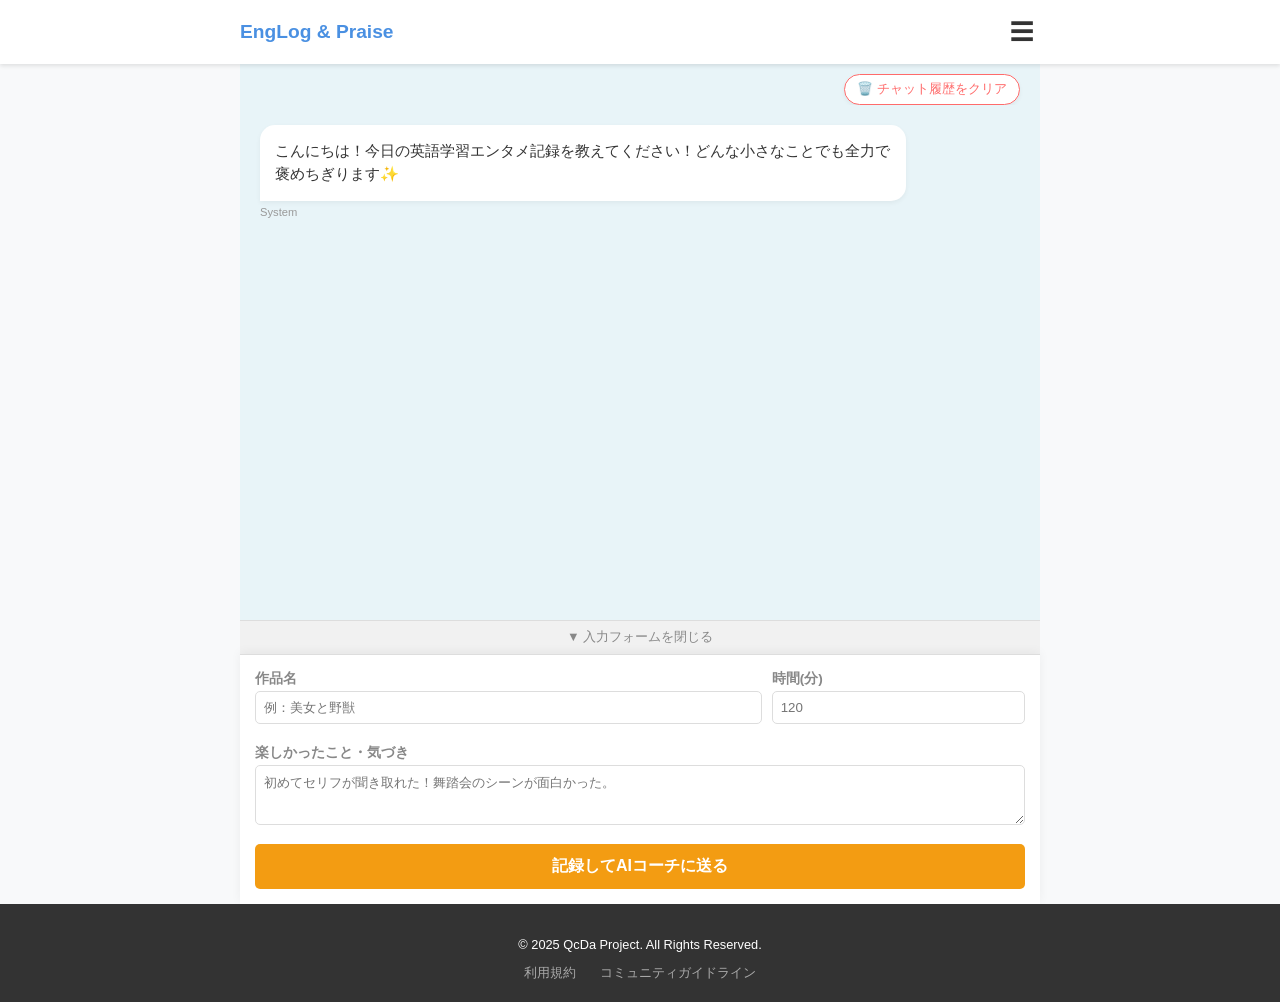
<file: index.html>
<!DOCTYPE html>
<html lang="ja">
<head>
    <meta charset="UTF-8">
    <meta name="viewport" content="width=device-width, initial-scale=1.0, maximum-scale=1.0, user-scalable=no">
    <title>EngLog & Praise - チャット</title>
    <link rel="stylesheet" href="common.css">
</head>
<body style="overflow: hidden;"> <!-- チャットUIのためbodyスクロールをロック -->
    
    <div class="chat-wrapper">
        <!-- ========================================== -->
        <!-- チャットツールバー (追加) -->
        <div class="chat-toolbar">
            <button id="clear-chat-btn" class="clear-btn">🗑️ チャット履歴をクリア</button>
        </div>
        <!-- ========================================== -->

        <!-- タイムラインエリア -->
        <div class="chat-timeline" id="chat-timeline">
            <!-- 初期のAIメッセージ -->
            <div class="chat-message ai">
                <div class="message-content">
                    こんにちは！今日の英語学習エンタメ記録を教えてください！どんな小さなことでも全力で褒めちぎります✨
                </div>
                <div class="message-time">System</div>
            </div>
            
            <!-- ローディングアニメーション (非表示) -->
            <div class="typing-indicator" id="typing-indicator">
                <span></span><span></span><span></span>
            </div>
        </div>

        <!-- フォーム開閉トグルボタン -->
        <div class="form-toggle-bar" id="form-toggle-btn">
            ▼ 入力フォームを閉じる
        </div>

        <!-- 入力フォームエリア -->
        <div class="chat-input-area" id="chat-input-area">
            <form id="log-form">
                <div style="display: flex; gap: 10px;">
                    <div class="form-group" style="flex: 2;">
                        <label for="movieTitle">作品名</label>
                        <input type="text" id="movieTitle" required placeholder="例：美女と野獣">
                    </div>
                    <div class="form-group" style="flex: 1;">
                        <label for="watchTime">時間(分)</label>
                        <input type="number" id="watchTime" required placeholder="120">
                    </div>
                </div>
                <div class="form-group">
                    <label for="watchDate" style="display: none;">視聴日</label>
                    <input type="date" id="watchDate" required style="display: none;"> <!-- 裏で今日の日付を保持 -->
                </div>
                <div class="form-group">
                    <label for="impression">楽しかったこと・気づき</label>
                    <textarea id="impression" required placeholder="初めてセリフが聞き取れた！舞踏会のシーンが面白かった。"></textarea>
                </div>
                <button type="submit" class="submit-btn" id="submit-btn">記録してAIコーチに送る</button>
            </form>
        </div>
    </div>

    <script src="common.js"></script>
    <script src="app.js"></script>
</body>
</html>
</file>
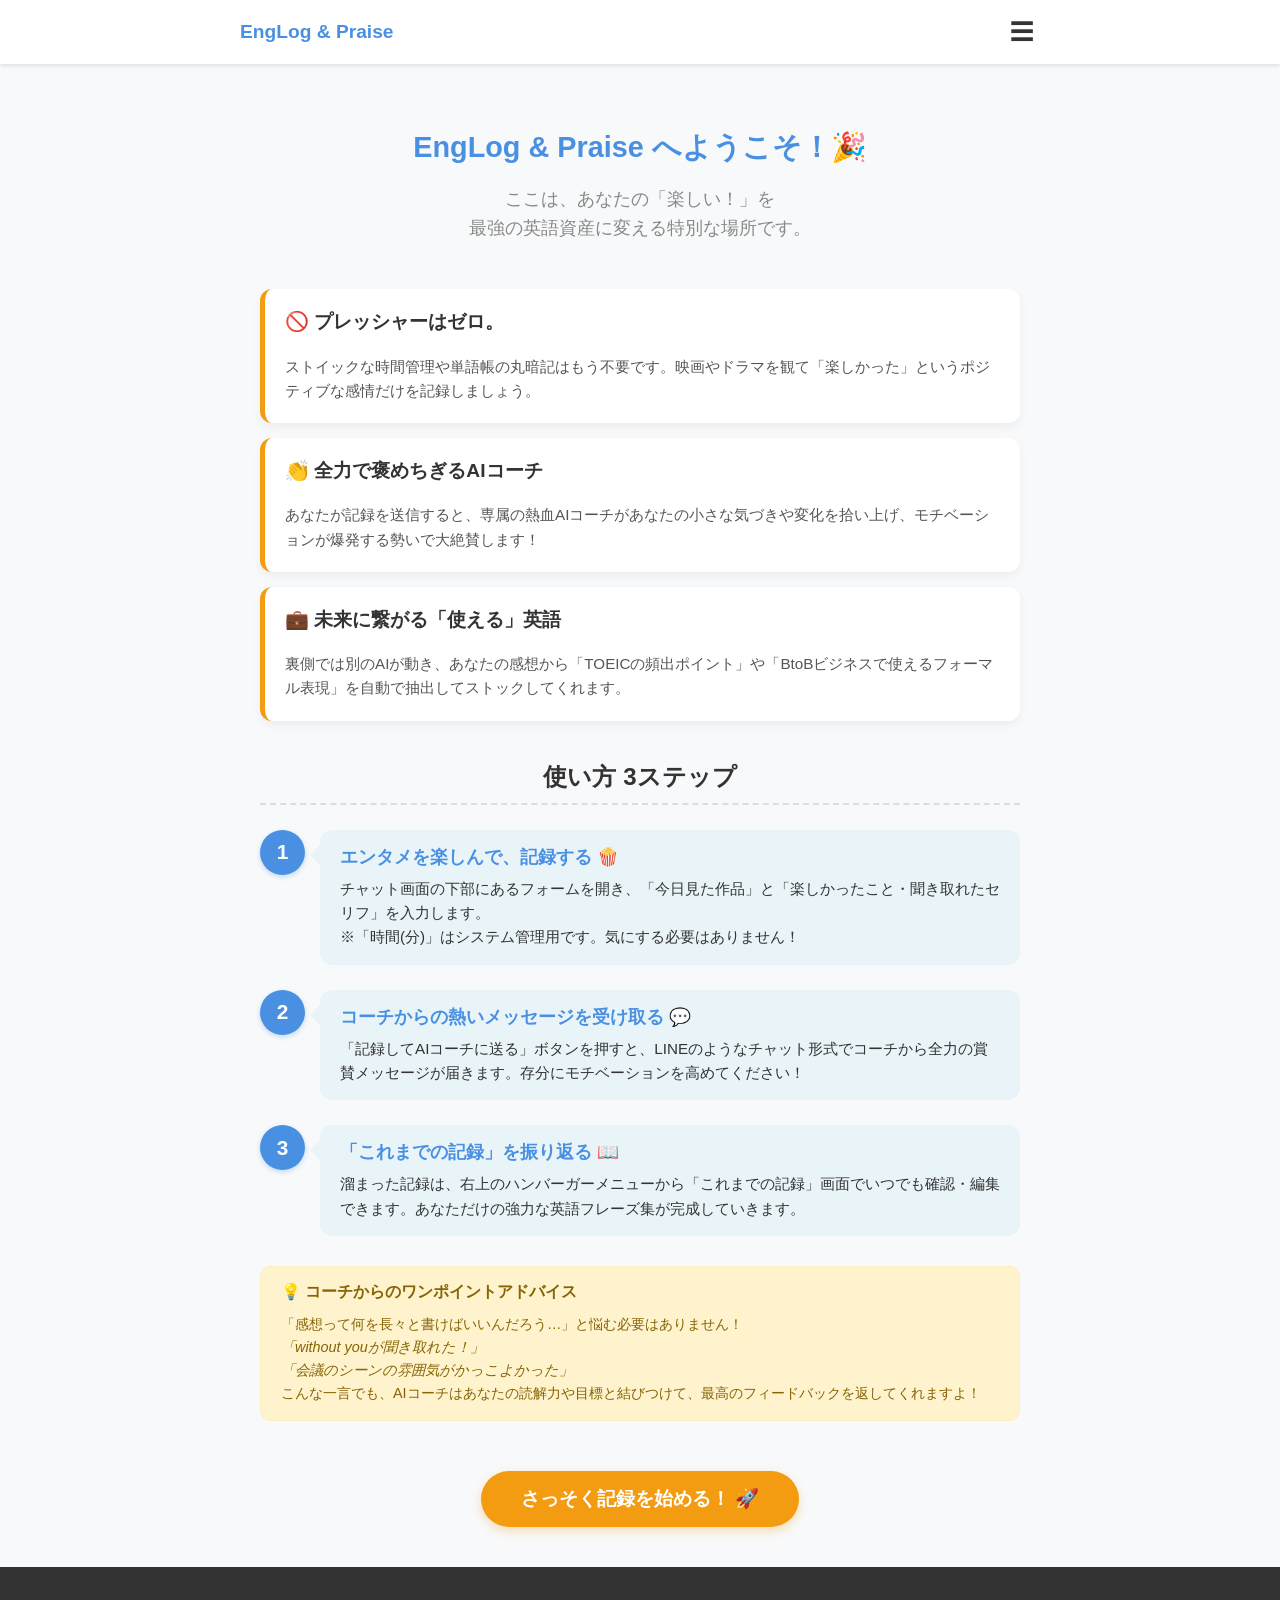
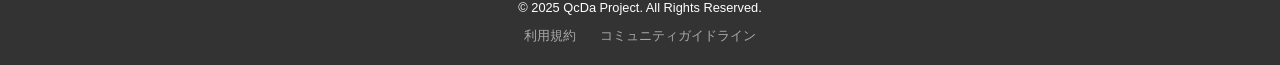
<file: guide.html>
<!DOCTYPE html>
<html lang="ja">
<head>
    <meta charset="UTF-8">
    <meta name="viewport" content="width=device-width, initial-scale=1.0">
    <title>使い方ガイド - EngLog & Praise</title>
    <link rel="stylesheet" href="common.css">
    <style>
        /* ガイドページ専用の装飾スタイル */
        .guide-hero {
            text-align: center;
            padding: 20px 0 30px;
        }
        .guide-hero h2 {
            color: var(--primary-color);
            font-size: 1.8rem;
            margin-bottom: 10px;
        }
        .guide-hero p {
            font-size: 1.1rem;
            color: var(--text-light);
            line-height: 1.6;
        }
        
        /* 特徴カード */
        .features {
            display: grid;
            gap: 15px;
            margin-bottom: 40px;
        }
        .feature-card {
            background: #fff;
            border-radius: 12px;
            padding: 20px;
            box-shadow: 0 4px 10px rgba(0,0,0,0.05);
            border-left: 5px solid var(--accent-color);
        }
        .feature-card h3 {
            margin-top: 0;
            color: var(--text-color);
            display: flex;
            align-items: center;
            gap: 10px;
            font-size: 1.2rem;
        }
        .feature-card p {
            margin: 0;
            line-height: 1.6;
            font-size: 0.95rem;
            color: #555;
        }

        /* ステップ解説 */
        .section-title {
            text-align: center;
            font-size: 1.5rem;
            color: var(--text-color);
            margin-bottom: 25px;
            border-bottom: 2px dashed var(--border-color);
            padding-bottom: 10px;
        }
        .step-container { margin: 20px 0; }
        .step-item {
            display: flex;
            margin-bottom: 25px;
            align-items: flex-start;
            gap: 15px;
        }
        .step-number {
            background: var(--primary-color);
            color: white;
            width: 45px;
            height: 45px;
            border-radius: 50%;
            display: flex;
            justify-content: center;
            align-items: center;
            font-weight: bold;
            font-size: 1.3rem;
            flex-shrink: 0;
            box-shadow: 0 2px 5px rgba(74, 144, 226, 0.3);
        }
        .step-content {
            background: var(--chat-bg);
            padding: 15px 20px;
            border-radius: 12px;
            flex-grow: 1;
            position: relative;
        }
        .step-content::before {
            content: "";
            position: absolute;
            top: 15px;
            left: -10px;
            border-width: 10px 10px 10px 0;
            border-style: solid;
            border-color: transparent var(--chat-bg) transparent transparent;
        }
        .step-content h4 {
            margin: 0 0 8px 0;
            color: var(--primary-color);
            font-size: 1.1rem;
        }
        .step-content p {
            margin: 0;
            line-height: 1.6;
            font-size: 0.95rem;
        }

        /* Tipsボックス */
        .tips-box {
            background: #fff3cd;
            border: 1px solid #ffeeba;
            border-radius: 10px;
            padding: 15px 20px;
            margin-top: 30px;
        }
        .tips-box h4 {
            margin: 0 0 10px 0;
            color: #856404;
            display: flex;
            align-items: center;
            gap: 8px;
        }
        .tips-box p {
            margin: 0;
            color: #856404;
            font-size: 0.9rem;
            line-height: 1.6;
        }

        /* コールトゥアクション */
        .cta-container {
            text-align: center;
            margin: 50px 0 20px;
        }
        .cta-btn {
            display: inline-block;
            background: var(--accent-color);
            color: white;
            text-decoration: none;
            padding: 15px 40px;
            border-radius: 30px;
            font-weight: bold;
            font-size: 1.2rem;
            transition: transform 0.2s, box-shadow 0.2s;
            box-shadow: 0 4px 10px rgba(243, 156, 18, 0.3);
        }
        .cta-btn:hover {
            transform: translateY(-2px);
            box-shadow: 0 6px 15px rgba(243, 156, 18, 0.4);
            color: white;
        }
    </style>
</head>
<body>
    <main class="general-main">
        
        <div class="guide-hero">
            <h2>EngLog & Praise へようこそ！🎉</h2>
            <p>ここは、あなたの「楽しい！」を<br>最強の英語資産に変える特別な場所です。</p>
        </div>

        <div class="features">
            <div class="feature-card">
                <h3>🚫 プレッシャーはゼロ。</h3>
                <p>ストイックな時間管理や単語帳の丸暗記はもう不要です。映画やドラマを観て「楽しかった」というポジティブな感情だけを記録しましょう。</p>
            </div>
            <div class="feature-card">
                <h3>👏 全力で褒めちぎるAIコーチ</h3>
                <p>あなたが記録を送信すると、専属の熱血AIコーチがあなたの小さな気づきや変化を拾い上げ、モチベーションが爆発する勢いで大絶賛します！</p>
            </div>
            <div class="feature-card">
                <h3>💼 未来に繋がる「使える」英語</h3>
                <p>裏側では別のAIが動き、あなたの感想から「TOEICの頻出ポイント」や「BtoBビジネスで使えるフォーマル表現」を自動で抽出してストックしてくれます。</p>
            </div>
        </div>

        <h3 class="section-title">使い方 3ステップ</h3>
        <div class="step-container">
            <div class="step-item">
                <div class="step-number">1</div>
                <div class="step-content">
                    <h4>エンタメを楽しんで、記録する 🍿</h4>
                    <p>チャット画面の下部にあるフォームを開き、「今日見た作品」と「楽しかったこと・聞き取れたセリフ」を入力します。<br>※「時間(分)」はシステム管理用です。気にする必要はありません！</p>
                </div>
            </div>
            <div class="step-item">
                <div class="step-number">2</div>
                <div class="step-content">
                    <h4>コーチからの熱いメッセージを受け取る 💬</h4>
                    <p>「記録してAIコーチに送る」ボタンを押すと、LINEのようなチャット形式でコーチから全力の賞賛メッセージが届きます。存分にモチベーションを高めてください！</p>
                </div>
            </div>
            <div class="step-item">
                <div class="step-number">3</div>
                <div class="step-content">
                    <h4>「これまでの記録」を振り返る 📖</h4>
                    <p>溜まった記録は、右上のハンバーガーメニューから「これまでの記録」画面でいつでも確認・編集できます。あなただけの強力な英語フレーズ集が完成していきます。</p>
                </div>
            </div>
        </div>

        <div class="tips-box">
            <h4>💡 コーチからのワンポイントアドバイス</h4>
            <p>「感想って何を長々と書けばいいんだろう…」と悩む必要はありません！<br>
            <i>「without youが聞き取れた！」</i><br>
            <i>「会議のシーンの雰囲気がかっこよかった」</i><br>
            こんな一言でも、AIコーチはあなたの読解力や目標と結びつけて、最高のフィードバックを返してくれますよ！</p>
        </div>

        <div class="cta-container">
            <a href="index.html" class="cta-btn">さっそく記録を始める！ 🚀</a>
        </div>

    </main>
    <script src="common.js"></script>
</body>
</html>
</file>
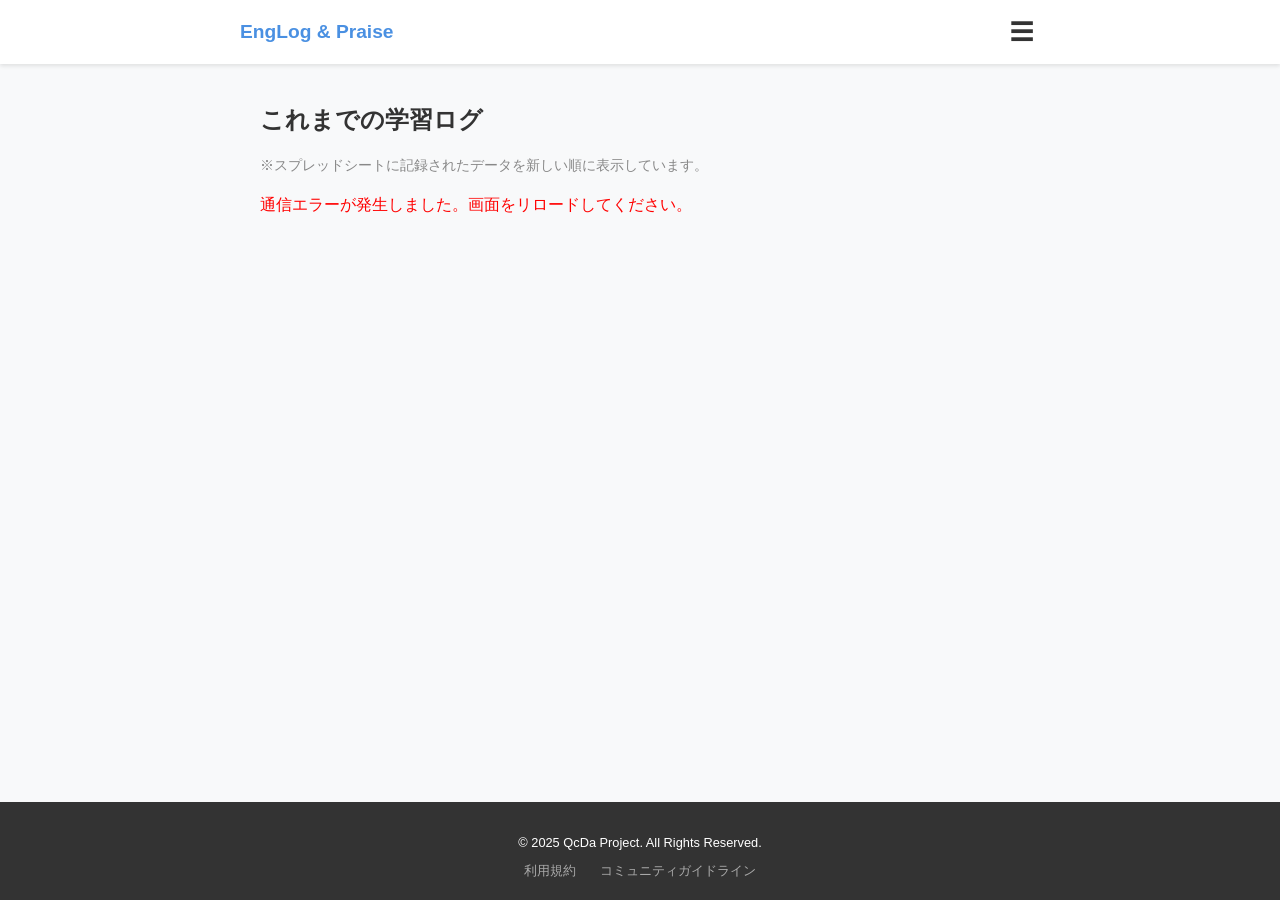
<file: history.html>
<!DOCTYPE html>
<html lang="ja">
<head>
    <meta charset="UTF-8">
    <meta name="viewport" content="width=device-width, initial-scale=1.0">
    <title>これまでの記録 - EngLog & Praise</title>
    <link rel="stylesheet" href="common.css">
    <style>
        .loading-text { text-align: center; color: var(--primary-color); font-weight: bold; margin-top: 30px; }
    </style>
</head>
<body>
    <main class="general-main">
        <h2>これまでの学習ログ</h2>
        <p style="font-size: 0.9rem; color: var(--text-light); margin-bottom: 20px;">※スプレッドシートに記録されたデータを新しい順に表示しています。</p>
        
        <div id="history-container">
            <div class="loading-text">データを読み込んでいます...</div>
        </div>
    </main>

    <script src="common.js"></script>
    <script src="history.js"></script>
</body>
</html>
</file>
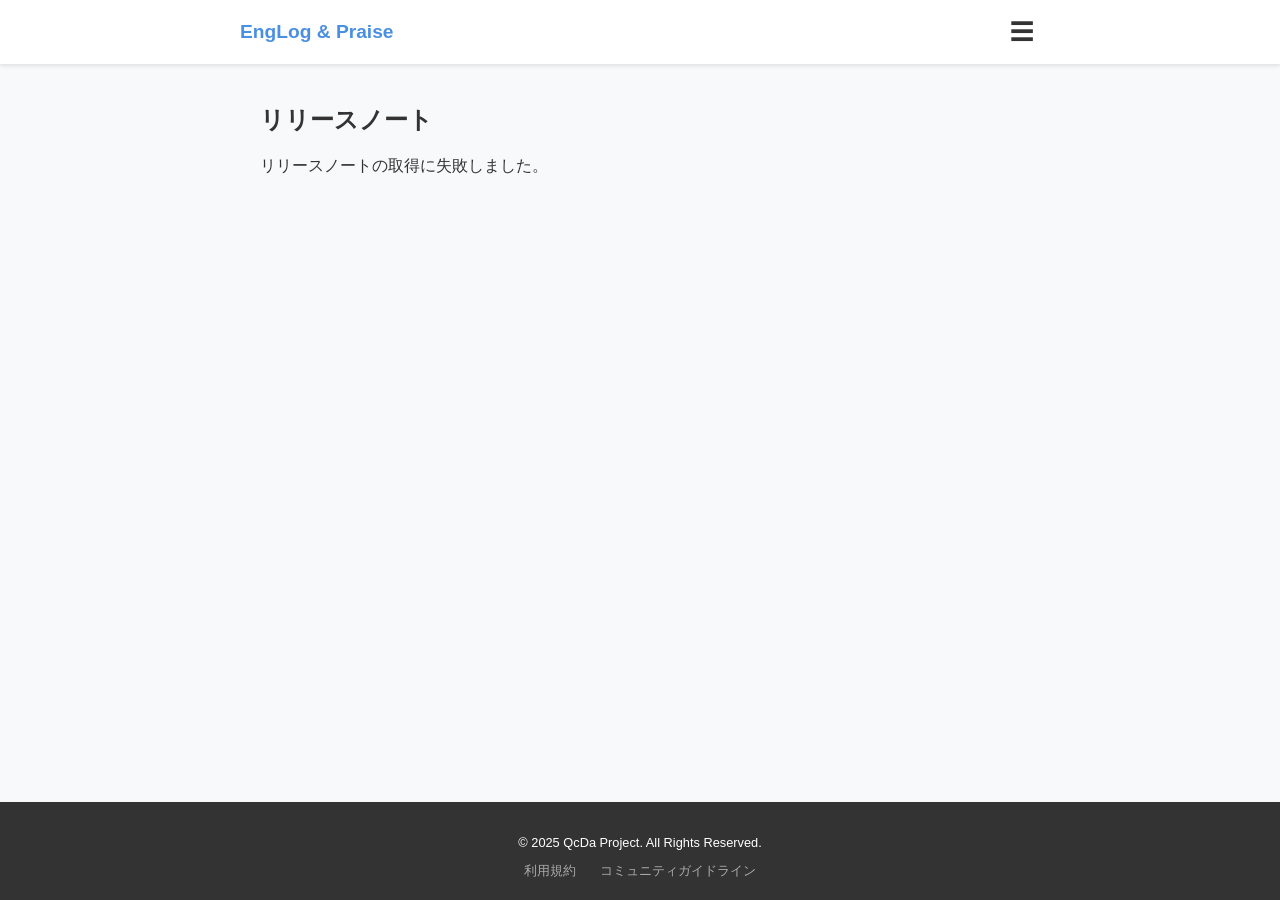
<file: release-notes.html>
<!DOCTYPE html>
<html lang="ja">
<head>
    <meta charset="UTF-8">
    <meta name="viewport" content="width=device-width, initial-scale=1.0">
    <title>リリースノート</title>
    <link rel="stylesheet" href="common.css">
    <style>
        .release-item { border-bottom: 1px solid var(--border-color); padding-bottom: 15px; margin-bottom: 15px; }
        .release-tag { display: inline-block; background-color: var(--primary-color); color: white; padding: 3px 8px; border-radius: 3px; font-size: 0.8rem; margin-right: 10px; }
        .release-date { color: var(--text-light); font-size: 0.9rem; }
    </style>
</head>
<body>
    <main class="general-main">
        <h2>リリースノート</h2>
        <div id="releases-container">読み込み中...</div>
    </main>

    <script src="common.js"></script>
    <script>
        // ==================================================
        // ↓↓ ご自身のリポジトリ情報に書き換えてください ↓↓
        // ==================================================
        const repoOwner = "qcda-dev";
        const repoName = "englog-praise";
        
        fetch(`https://api.github.com/repos/${repoOwner}/${repoName}/releases`)
            .then(res => res.json())
            .then(data => {
                const container = document.getElementById('releases-container');
                container.innerHTML = '';
                if(data.length === 0) {
                    container.innerHTML = '<p>リリースノートはまだありません。</p>';
                    return;
                }
                data.forEach(release => {
                    const date = new Date(release.published_at).toLocaleDateString('ja-JP');
                    const bodyHtml = release.body ? release.body.replace(/\n/g, '<br>') : '更新内容の記載はありません。';
                    container.innerHTML += `
                        <div class="release-item">
                            <h3><span class="release-tag">${release.tag_name}</span>${release.name}</h3>
                            <p class="release-date">公開日: ${date}</p>
                            <p>${bodyHtml}</p>
                        </div>
                    `;
                });
            })
            .catch(err => {
                document.getElementById('releases-container').innerHTML = '<p>リリースノートの取得に失敗しました。</p>';
            });
    </script>
</body>
</html>
</file>
<file: common.css>
@charset "UTF-8";

/* ベーススタイル */
:root {
    --primary-color: #4A90E2;
    --accent-color: #F39C12;
    --bg-color: #F8F9FA;
    --text-color: #333333;
    --text-light: #888888;
    --border-color: #DDDDDD;
    --chat-bg: #E8F4F8;
}

body {
    font-family: 'Helvetica Neue', Arial, 'Hiragino Kaku Gothic ProN', 'Hiragino Sans', Meiryo, sans-serif;
    margin: 0;
    padding: 0;
    background-color: var(--bg-color);
    color: var(--text-color);
    display: flex;
    flex-direction: column;
    min-height: 100vh;
}

/* ヘッダー */
header {
    background-color: #FFFFFF;
    box-shadow: 0 2px 4px rgba(0,0,0,0.1);
    position: sticky;
    top: 0;
    z-index: 100;
}
.header-inner {
    display: flex; justify-content: space-between; align-items: center;
    padding: 15px 20px; max-width: 800px; margin: 0 auto;
}
.app-title { margin: 0; font-size: 1.2rem; color: var(--primary-color); cursor: pointer; }
.hamburger-btn { background: none; border: none; font-size: 1.5rem; cursor: pointer; color: var(--text-color); }

/* スライドメニュー */
.slide-menu {
    position: fixed; top: 0; right: -100%; width: 280px; height: 100vh;
    background-color: #FFFFFF; box-shadow: -2px 0 5px rgba(0,0,0,0.1);
    transition: right 0.3s ease; z-index: 1000; padding: 20px;
    box-sizing: border-box; display: flex; flex-direction: column;
}
.slide-menu.open { right: 0; }
.close-btn { align-self: flex-end; background: none; border: none; font-size: 2rem; cursor: pointer; margin-bottom: 20px; }
.slide-menu ul { list-style: none; padding: 0; margin: 0; }
.slide-menu li { margin-bottom: 15px; }
.slide-menu a { text-decoration: none; color: var(--text-color); font-weight: bold; display: block; }
.menu-divider { border: 0; border-top: 1px solid var(--border-color); margin: 15px 0; }
.spacer { height: 1em; }
.sub-links { padding-left: 1.5em; margin-top: 10px; }
.sub-links a { font-weight: normal; font-size: 0.9rem; color: var(--text-light); margin-bottom: 8px; }
.version-text { margin-top: auto; text-align: right; font-size: 0.8rem; color: #CCCCCC; }

.chat-toolbar {
    padding: 10px 20px 0;
    background-color: var(--chat-bg);
    display: flex;
    justify-content: flex-end;
}
.clear-btn {
    background: #ffffff;
    border: 1px solid #ff6b6b;
    color: #ff6b6b;
    padding: 6px 12px;
    border-radius: 20px;
    font-size: 0.8rem;
    cursor: pointer;
    transition: all 0.2s ease;
    box-shadow: 0 2px 4px rgba(0,0,0,0.05);
}
.clear-btn:hover {
    background: #ff6b6b;
    color: #ffffff;
}

/* =========================================
   チャットUI (index.html用)
========================================= */
.chat-wrapper {
    display: flex; flex-direction: column; height: calc(100vh - 60px); max-width: 800px; margin: 0 auto; width: 100%;
}
.chat-timeline {
    flex: 1; overflow-y: auto; padding: 20px; background-color: var(--chat-bg);
    display: flex; flex-direction: column; gap: 20px;
}
.chat-message { display: flex; flex-direction: column; max-width: 85%; }
.chat-message.ai { align-self: flex-start; }
.chat-message.user { align-self: flex-end; }
.message-content {
    padding: 15px; border-radius: 15px; line-height: 1.5; font-size: 0.95rem; box-shadow: 0 2px 5px rgba(0,0,0,0.05);
}
.chat-message.ai .message-content { background-color: #FFFFFF; color: var(--text-color); border-bottom-left-radius: 0; }
.chat-message.user .message-content { background-color: var(--primary-color); color: #FFFFFF; border-bottom-right-radius: 0; }
.message-time { font-size: 0.7rem; color: #999; margin-top: 5px; text-align: right; }
.chat-message.ai .message-time { text-align: left; }

.chat-input-area {
    background-color: #FFFFFF; border-top: 1px solid var(--border-color); padding: 15px; box-shadow: 0 -2px 10px rgba(0,0,0,0.05);
}
.form-group { margin-bottom: 10px; }
.form-group label { display: block; font-size: 0.85rem; font-weight: bold; margin-bottom: 3px; color: var(--text-light); }
.form-group input, .form-group textarea {
    width: 100%; padding: 8px; box-sizing: border-box; border: 1px solid var(--border-color); border-radius: 5px; font-family: inherit;
}
.form-group textarea { height: 60px; resize: vertical; }
.submit-btn {
    background-color: var(--accent-color); color: white; border: none; padding: 12px; width: 100%;
    font-size: 1rem; border-radius: 5px; cursor: pointer; font-weight: bold; margin-top: 5px;
}
.submit-btn:disabled { background-color: #cccccc; cursor: not-allowed; }

/* ローディング */
.typing-indicator { display: flex; gap: 5px; padding: 10px 15px; background: #fff; border-radius: 15px; border-bottom-left-radius: 0; align-self: flex-start; width: fit-content; box-shadow: 0 2px 5px rgba(0,0,0,0.05); display: none; }
.typing-indicator span { width: 8px; height: 8px; background: var(--primary-color); border-radius: 50%; animation: typing 1.4s infinite ease-in-out both; }
.typing-indicator span:nth-child(1) { animation-delay: -0.32s; }
.typing-indicator span:nth-child(2) { animation-delay: -0.16s; }
@keyframes typing { 0%, 80%, 100% { transform: scale(0); } 40% { transform: scale(1); } }

/* =========================================
   フォーム開閉トグル (追加)
========================================= */
.form-toggle-bar {
    background-color: #f1f1f1;
    color: var(--text-light);
    text-align: center;
    padding: 8px;
    font-size: 0.8rem;
    cursor: pointer;
    border-top: 1px solid var(--border-color);
    user-select: none;
    transition: background-color 0.2s;
}
.form-toggle-bar:hover {
    background-color: #e2e2e2;
}
.chat-input-area {
    transition: max-height 0.3s ease, padding 0.3s ease, opacity 0.3s ease;
    overflow: hidden;
    max-height: 500px; /* フォームが収まる十分な高さ */
}
.chat-input-area.hidden {
    max-height: 0;
    padding-top: 0;
    padding-bottom: 0;
    opacity: 0;
    border-top: none;
}

/* =========================================
   履歴・その他画面用
========================================= */
main.general-main { flex: 1; max-width: 800px; margin: 0 auto; padding: 20px; width: 100%; box-sizing: border-box; }
.history-card { background: #fff; border: 1px solid var(--border-color); border-radius: 8px; padding: 15px; margin-bottom: 20px; box-shadow: 0 2px 4px rgba(0,0,0,0.05); position: relative; }
.history-header { display: flex; justify-content: space-between; align-items: center; margin-bottom: 10px; border-bottom: 1px dashed var(--border-color); padding-bottom: 5px; }
.history-title { font-weight: bold; color: var(--primary-color); }
.history-date { font-size: 0.85rem; color: var(--text-light); }
.history-body { font-size: 0.9rem; line-height: 1.5; margin-bottom: 10px; }
.history-ai { background: var(--chat-bg); padding: 10px; border-radius: 5px; font-size: 0.9rem; line-height: 1.5; margin-bottom: 10px; border-left: 3px solid var(--primary-color); }

/* --- 履歴編集用スタイル追加 --- */
.edit-btn { background-color: transparent; border: 1px solid var(--primary-color); color: var(--primary-color); padding: 4px 10px; border-radius: 4px; font-size: 0.8rem; cursor: pointer; transition: 0.2s; }
.edit-btn:hover { background-color: var(--primary-color); color: #fff; }

.history-edit-form { display: none; margin-top: 10px; }
.history-edit-form.active { display: block; }
.history-view.hidden { display: none; }

.edit-group { margin-bottom: 10px; }
.edit-group label { display: block; font-size: 0.8rem; font-weight: bold; color: var(--text-light); margin-bottom: 4px; }
.edit-group input, .edit-group textarea { width: 100%; padding: 8px; box-sizing: border-box; border: 1px solid var(--border-color); border-radius: 4px; font-family: inherit; font-size: 0.9rem; }
.edit-group textarea { height: 60px; resize: vertical; }

.edit-actions { display: flex; gap: 10px; margin-top: 15px; justify-content: flex-end; }
.save-btn { background-color: var(--accent-color); color: white; border: none; padding: 8px 15px; border-radius: 4px; cursor: pointer; font-weight: bold; }
.cancel-btn { background-color: #ccc; color: #333; border: none; padding: 8px 15px; border-radius: 4px; cursor: pointer; }

.saving-overlay { position: absolute; top: 0; left: 0; width: 100%; height: 100%; background: rgba(255,255,255,0.8); display: none; align-items: center; justify-content: center; z-index: 10; border-radius: 8px; font-weight: bold; color: var(--primary-color); }
.saving-overlay.active { display: flex; }

/* フッター */
footer { background-color: #333333; color: #FFFFFF; text-align: center; padding: 20px; font-size: 0.8rem; }
.footer-links { margin-top: 10px; }
.footer-links a { color: #AAAAAA; text-decoration: none; margin: 0 10px; }
</file>
